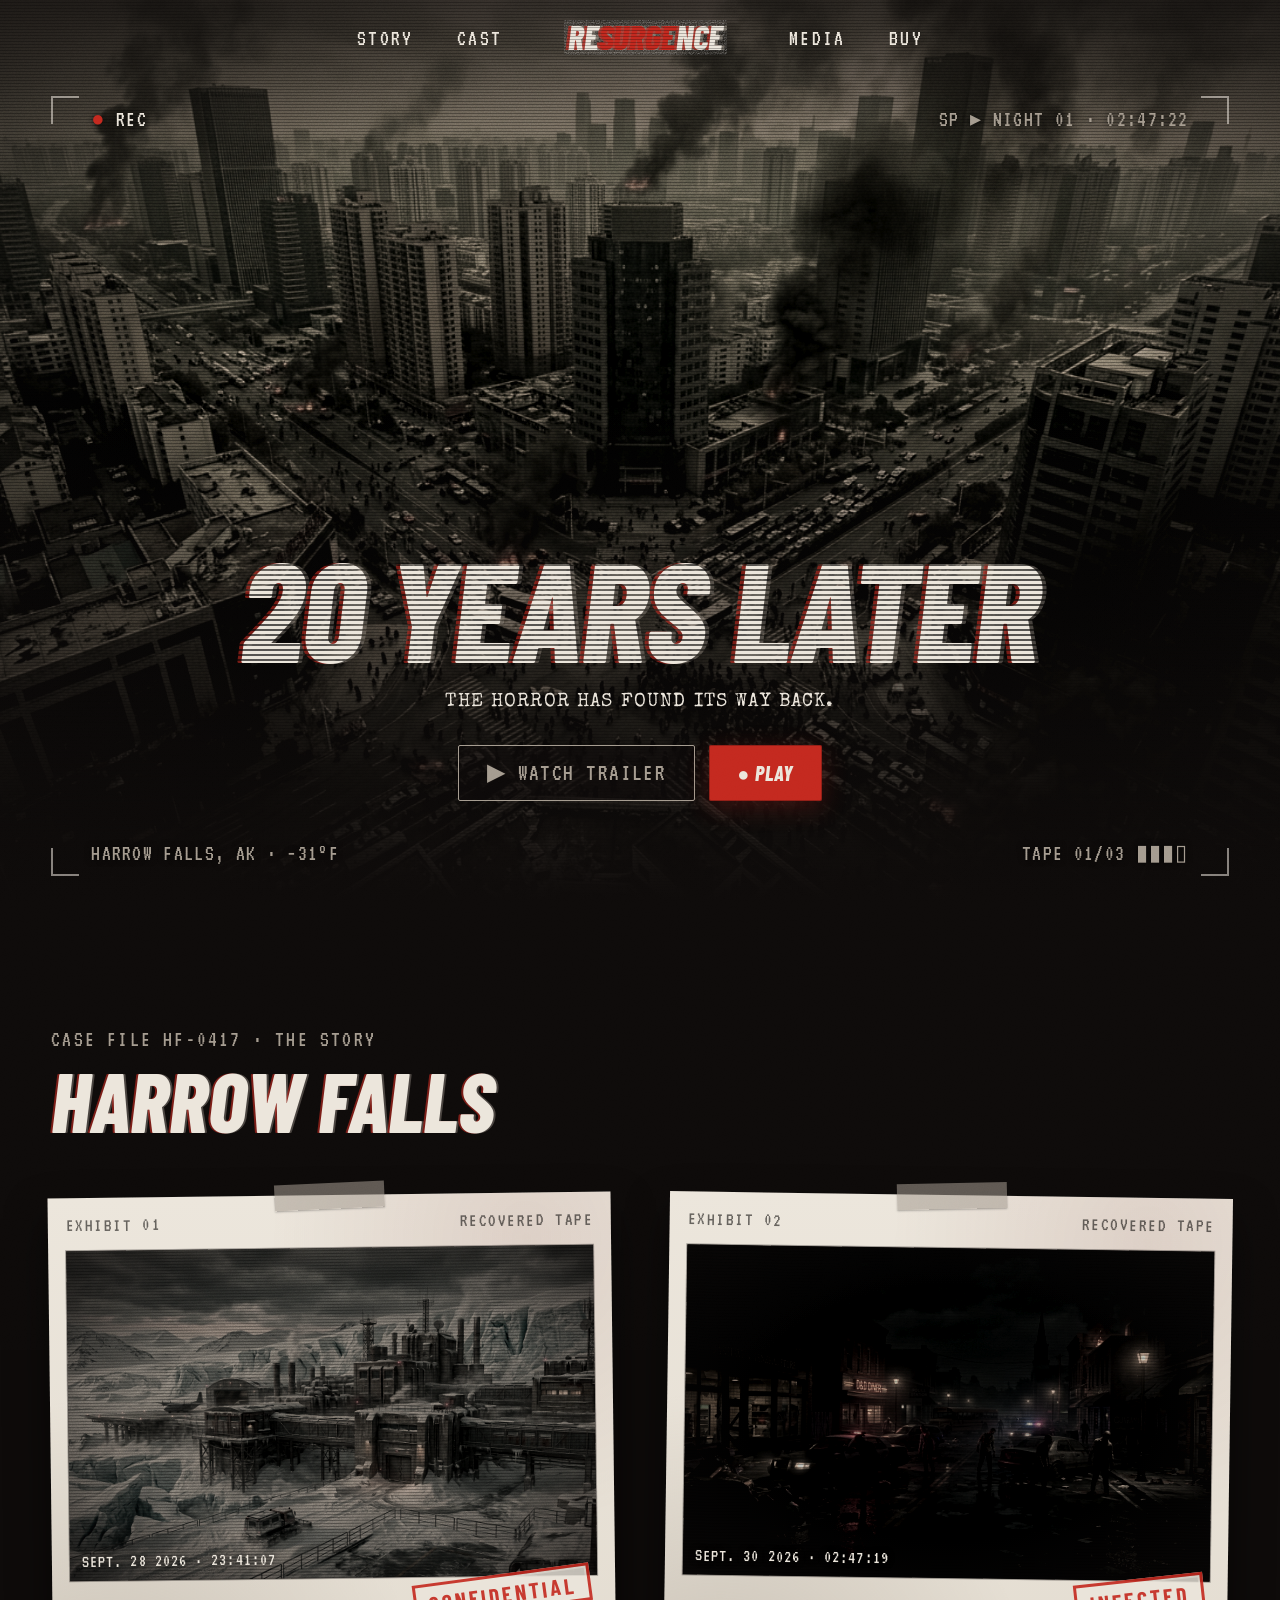
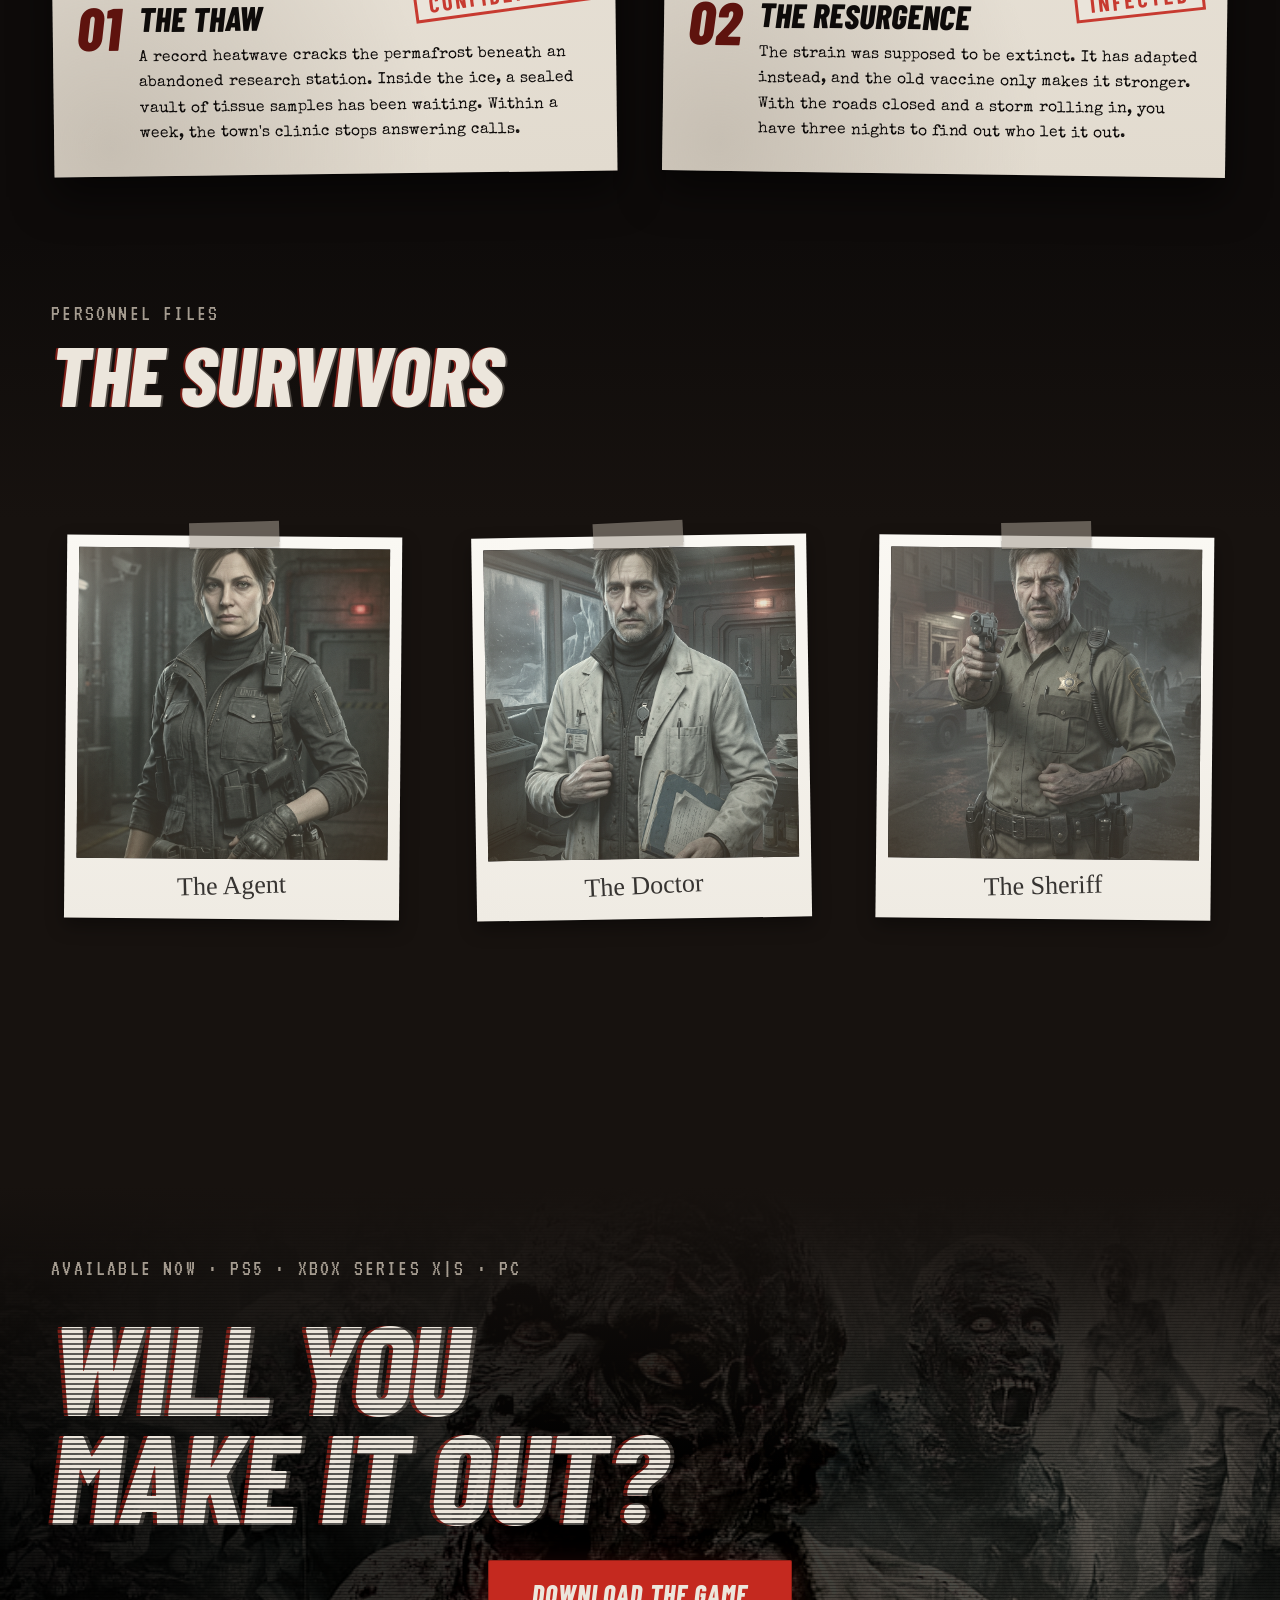
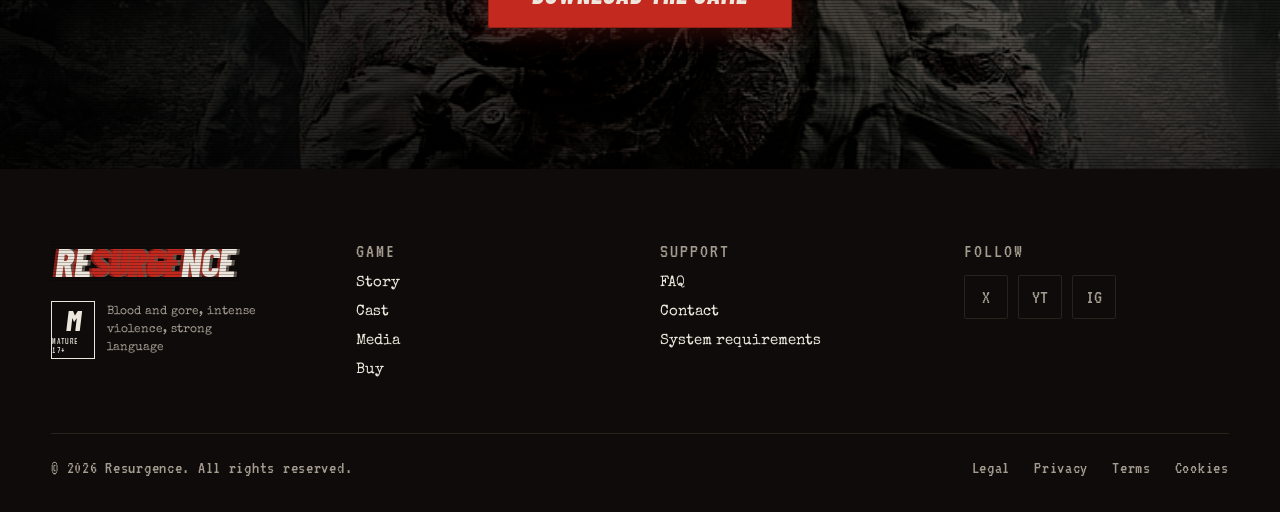
<file: index.html>
<!DOCTYPE html>
<html lang="en">
<head>
<meta charset="utf-8">
<meta name="viewport" content="width=device-width, initial-scale=1">
<title>Resurgence</title>
<link rel="preconnect" href="https://fonts.googleapis.com">
<link rel="preconnect" href="https://fonts.gstatic.com" crossorigin>
<link href="https://fonts.googleapis.com/css2?family=Barlow+Condensed:ital,wght@1,600;1,700;1,800&family=Permanent+Marker&family=Special+Elite&family=VT323&display=swap" rel="stylesheet">
<link rel="stylesheet" href="css/resurgence.css">
</head>
<body>

<header id="hdr">
  <nav class="nav-desk">
    <a href="#story">Story</a>
    <a href="#cast">Cast</a>
    <a href="#top" class="home" aria-label="Resurgence home"><span class="logo">RE<span>SURGE</span>NCE</span></a>
    <a href="#">Media</a>
    <a href="#play">Buy</a>
  </nav>
  <div class="nav-mob">
    <button class="burger" id="burger" aria-label="Menu" aria-expanded="false"><span></span><span></span><span></span></button>
    <a href="#top" aria-label="Resurgence home"><span class="logo">RE<span>SURGE</span>NCE</span></a>
  </div>
</header>

<div class="menu" id="menu">
  <a href="#story">Story</a>
  <a href="#cast">Cast</a>
  <a href="#">Media</a>
  <a href="#play">Buy</a>
</div>

<main id="top">
  <section class="hero" data-screen-label="Hero">
    <div class="slot" id="hero-video-poster"><video src="images/city_fall_loop.mp4" poster="images/city_fall.jpeg" autoplay muted loop playsinline aria-hidden="true"></video></div>
    <div class="shade"></div>
    <div class="viewfinder" aria-hidden="true">
      <i></i><i></i><i></i><i></i>
      <span class="hud vf-tl"><span class="rec">●</span> REC</span>
      <span class="hud vf-tr">SP ▸ <span id="timecode">NIGHT 01 · 02:47:19</span></span>
      <span class="hud vf-bl">HARROW FALLS, AK · −31°F</span>
      <span class="hud vf-br">TAPE 01/03 ▮▮▮▯</span>
    </div>
    <div class="hero-body">
      <h1 class="glitch crt" data-text="20 YEARS LATER">20 YEARS LATER</h1>
      <h2>THE HORROR HAS FOUND ITS WAY BACK.</h2>
      <div class="hero-ctas">
        <button class="btn btn-ghost" id="openTrailer">▶ WATCH TRAILER</button>
        <a href="#play" class="btn btn-red">● PLAY</a>
      </div>
    </div>
  </section>

  <section id="story" data-screen-label="Story">
    <div class="wrap">
      <div class="sec-head">
        <div>
          <span class="eyebrow">CASE FILE HF-0417 · THE STORY</span>
          <h2 class="h2">Harrow Falls</h2>
        </div>
      </div>
      <div class="story-grid">
        <article class="paper">
          <span class="tape"></span>
          <div class="case-head typed-label"><span>Exhibit 01</span><span>Recovered tape</span></div>
          <div class="shot">
            <div class="slot" id="story-01"><img src="images/research_centre.jpeg" alt="Abandoned research station in the ice"></div>
            <span class="hud hud-tag"> SEPT. 28 2026 · 23:41:07</span>
          </div>
          <div class="chapter">
            <span class="num">01</span>
            <div>
              <span class="stamp">Confidential</span>
              <h3>The Thaw</h3>
              <p>A record heatwave cracks the permafrost beneath an abandoned research station. Inside the ice, a sealed vault of tissue samples has been waiting. Within a week, the town's clinic stops answering calls.</p>
            </div>
          </div>
        </article>
        <article class="paper">
          <span class="tape"></span>
          <div class="case-head typed-label"><span>Exhibit 02</span><span>Recovered tape</span></div>
          <div class="shot">
            <div class="slot" id="story-02"><img src="images/town_fall.jpeg" alt="Harrow Falls at night after the outbreak"></div>
            <span class="hud hud-tag">SEPT. 30 2026 · 02:47:19</span>
          </div>
          <div class="chapter">
            <span class="num">02</span>
            <div>
              <span class="stamp">Infected</span>
              <h3>The Resurgence</h3>
              <p>The strain was supposed to be extinct. It has adapted instead, and the old vaccine only makes it stronger. With the roads closed and a storm rolling in, you have three nights to find out who let it out.</p>
            </div>
          </div>
        </article>
      </div>
    </div>
  </section>

  <section id="cast" class="cast" data-screen-label="Cast">
    <div class="wrap">
      <div class="sec-head">
        <div>
          <span class="eyebrow">PERSONNEL FILES</span>
          <h2 class="h2">The survivors</h2>
        </div>
      </div>
      <div class="cast-grid">
        <article class="paper file">
          <div class="file-top typed-label"><span>Survivor 01</span></div>
          <figure class="polaroid">
            <span class="tape"></span>
            <div class="photo"><div class="slot" id="cast-mara"><img src="images/mara_voss.jpeg" alt="Mara Voss"></div></div>
            <figcaption>The Agent</figcaption>
          </figure>
          <div class="file-body">
            <h3>Mara Voss</h3>
            <div class="file-row"><span class="typed-label">Status:</span><span>Deployed</span></div>
            <p>Former field agent for the unit that sealed the station twenty years ago. She came back to Harrow Falls to make sure it stayed closed.</p>
          </div>
        </article>
        <article class="paper file">
          <div class="file-top typed-label"><span>Survivor 02</span></div>
          <figure class="polaroid">
            <span class="tape"></span>
            <div class="photo"><div class="slot" id="cast-crane"><img src="images/elias_crane.jpeg" alt="Dr. Elias Crane"></div></div>
            <figcaption>The Doctor</figcaption>
          </figure>
          <div class="file-body">
            <h3>Dr. Elias Crane</h3>
            <div class="file-row"><span class="typed-label">Status:</span><span>Missing</span></div>
            <p>Designed the vaccine that ended the first outbreak. His lab notes stop the night the ice gave way.</p>
          </div>
        </article>
        <article class="paper file">
          <div class="file-top typed-label"><span>Survivor 03</span></div>
          <figure class="polaroid">
            <span class="tape"></span>
            <div class="photo"><div class="slot" id="cast-reyes"><img src="images/jonah_reyes.jpeg" alt="Jonah Reyes"></div></div>
            <figcaption>The Sheriff</figcaption>
          </figure>
          <div class="file-body">
            <h3>Jonah Reyes</h3>
            <div class="file-row"><span class="typed-label">Status:</span><span>Infected</span></div>
            <p>The only lawman left in town. He is still fighting it, and he knows the back roads better than anyone.</p>
          </div>
        </article>
      </div>
    </div>
  </section>

  <section id="play" class="cta" data-screen-label="Play CTA">
    <div class="slot" id="cta-bg"><img src="images/zombies.jpg" alt=""></div>
    <div class="tint"></div>
    <div class="cta-body">
      <span class="eyebrow">AVAILABLE NOW · PS5 · XBOX SERIES X|S · PC</span>
      <h2 class="glitch crt" data-text="Will you&#10;make it out?">Will you<br>make it out?</h2>
      <a href="#" class="btn btn-red btn-lg">DOWNLOAD THE GAME</a>
    </div>
  </section>
</main>

<footer data-screen-label="Footer">
  <div class="foot-grid">
    <div class="foot-brand">
      <span class="logo">RE<span>SURGE</span>NCE</span>
      <div class="rating">
        <div class="rating-box"><b>M</b><small>MATURE 17+</small></div>
        <span>Blood and gore, intense violence, strong language</span>
      </div>
    </div>
    <div>
      <span class="foot-label">GAME</span>
      <a href="#story">Story</a><a href="#cast">Cast</a><a href="#">Media</a><a href="#play">Buy</a>
    </div>
    <div>
      <span class="foot-label">SUPPORT</span>
      <a href="#">FAQ</a><a href="#">Contact</a><a href="#">System requirements</a>
    </div>
    <div>
      <span class="foot-label">FOLLOW</span>
      <div class="socials">
        <a href="#" aria-label="X">X</a>
        <a href="#" aria-label="YouTube">YT</a>
        <a href="#" aria-label="Instagram">IG</a>
      </div>
    </div>
  </div>
  <div class="legal">
    <span>© 2026 Resurgence. All rights reserved.</span>
    <div><a href="#">Legal</a><a href="#">Privacy</a><a href="#">Terms</a><a href="#">Cookies</a></div>
  </div>
</footer>

<div class="modal" id="trailer" role="dialog" aria-modal="true" aria-label="Official trailer">
  <div class="modal-inner">
    <div class="modal-bar">
      <span class="hud"><span class="rec">●</span> PLAY · OFFICIAL TRAILER · 2:14</span>
      <button class="modal-close" id="closeTrailer" aria-label="Close">✕</button>
    </div>
    <div class="video"><div class="slot" id="trailer-poster">Trailer video embed</div></div>
  </div>
</div>

<script src="js/resurgence.js"></script>
</body>
</html>
</file>
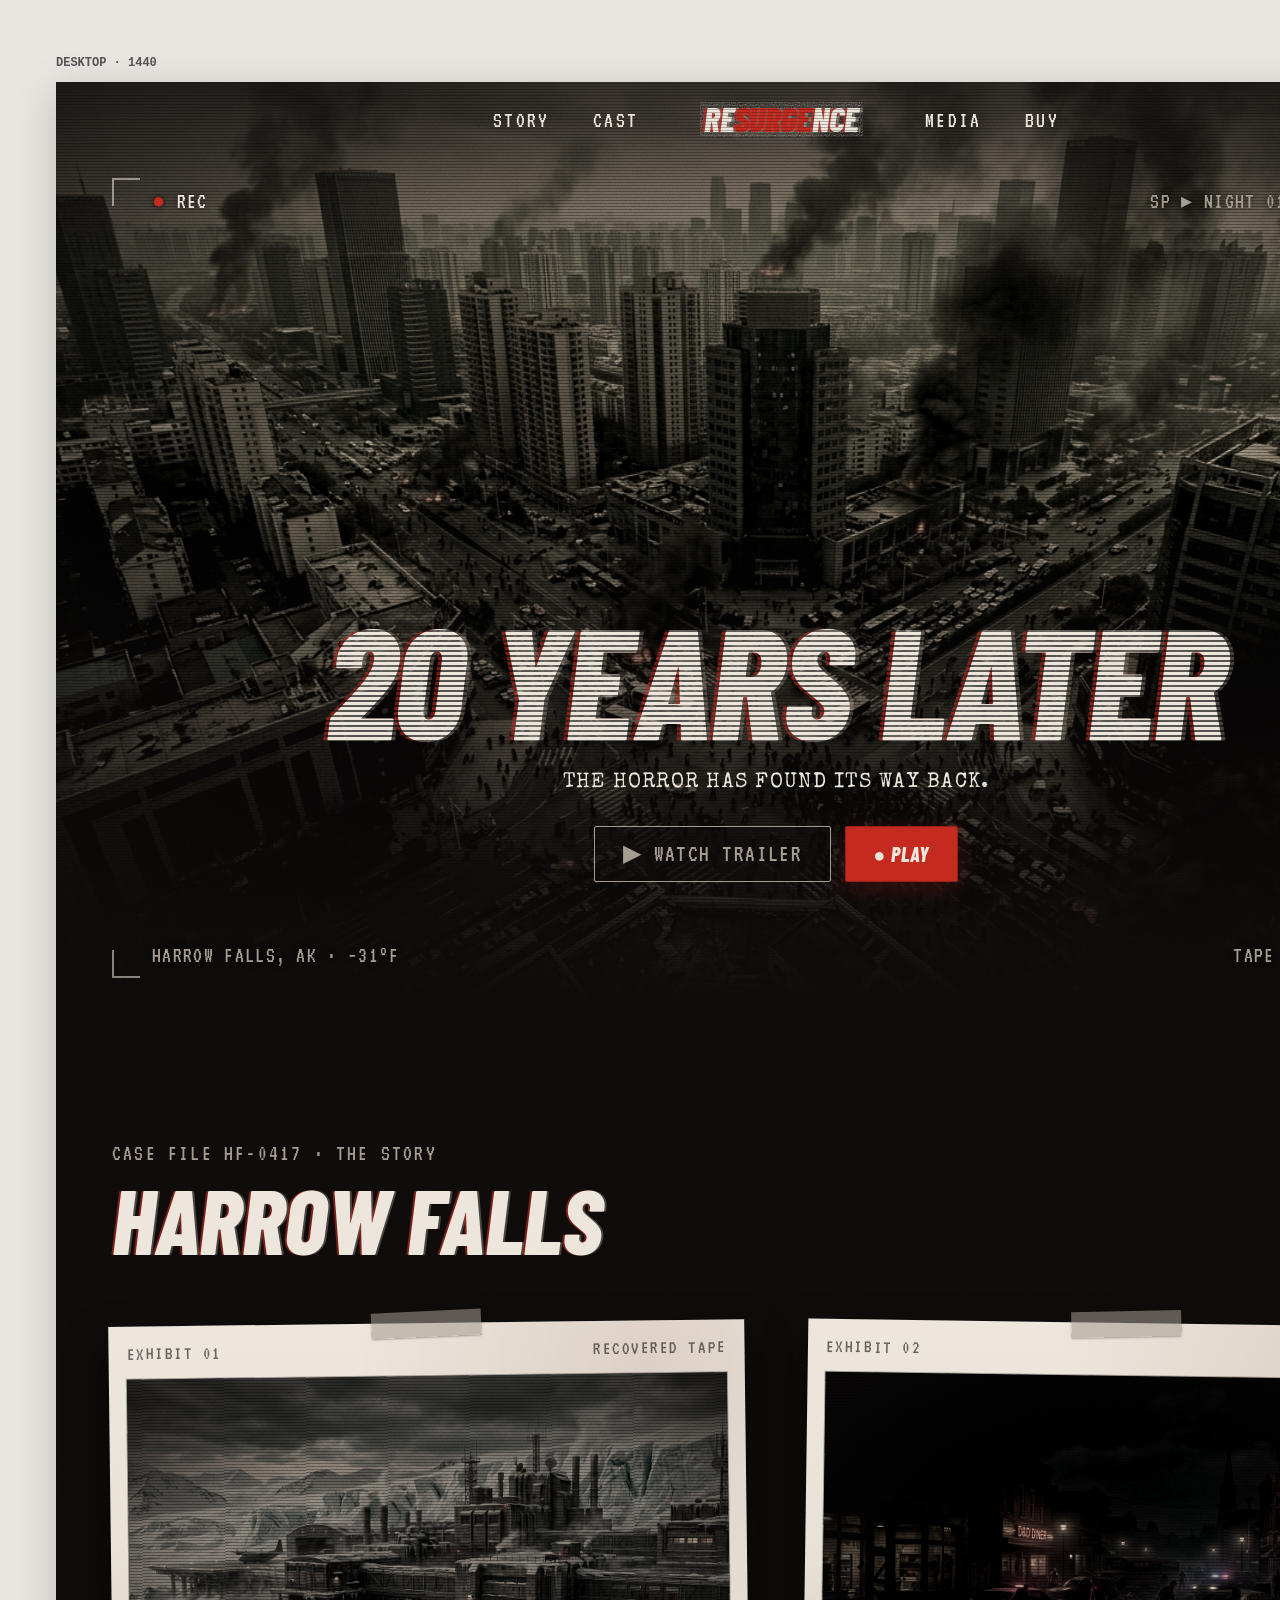
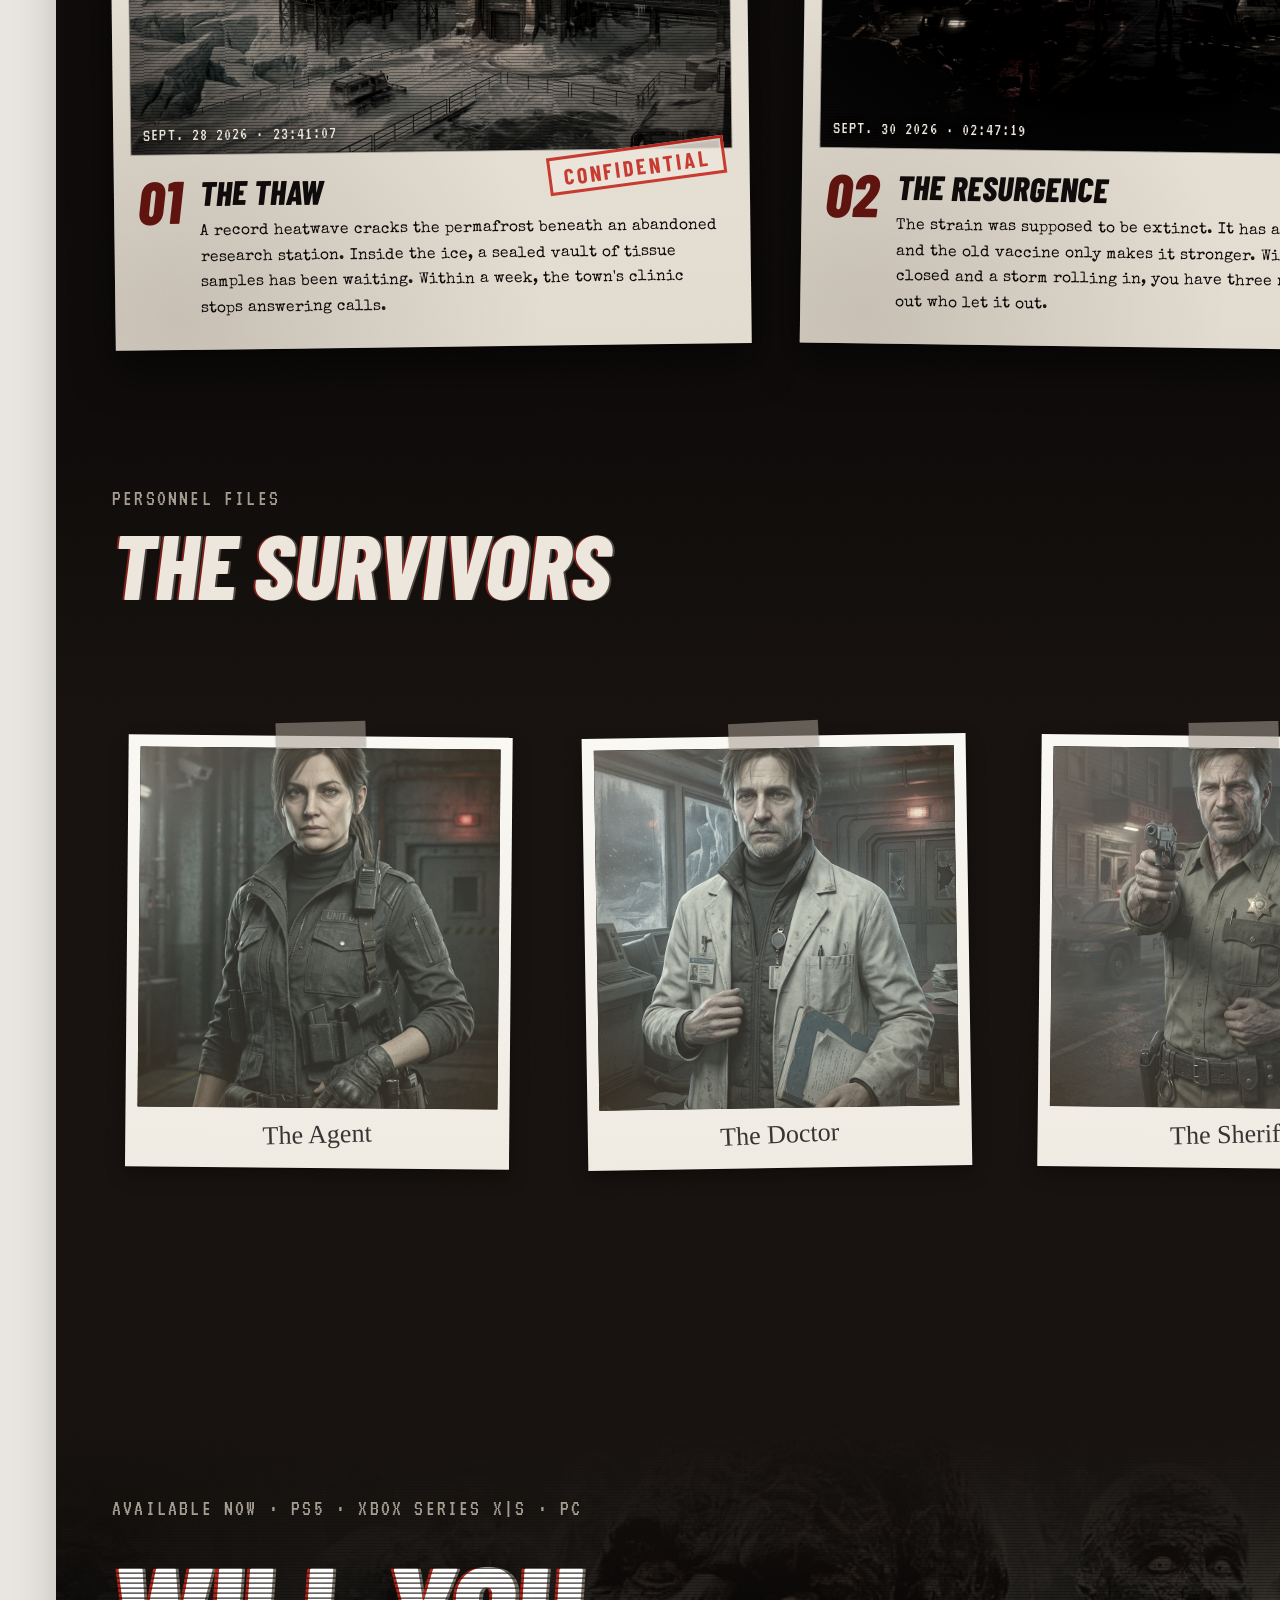
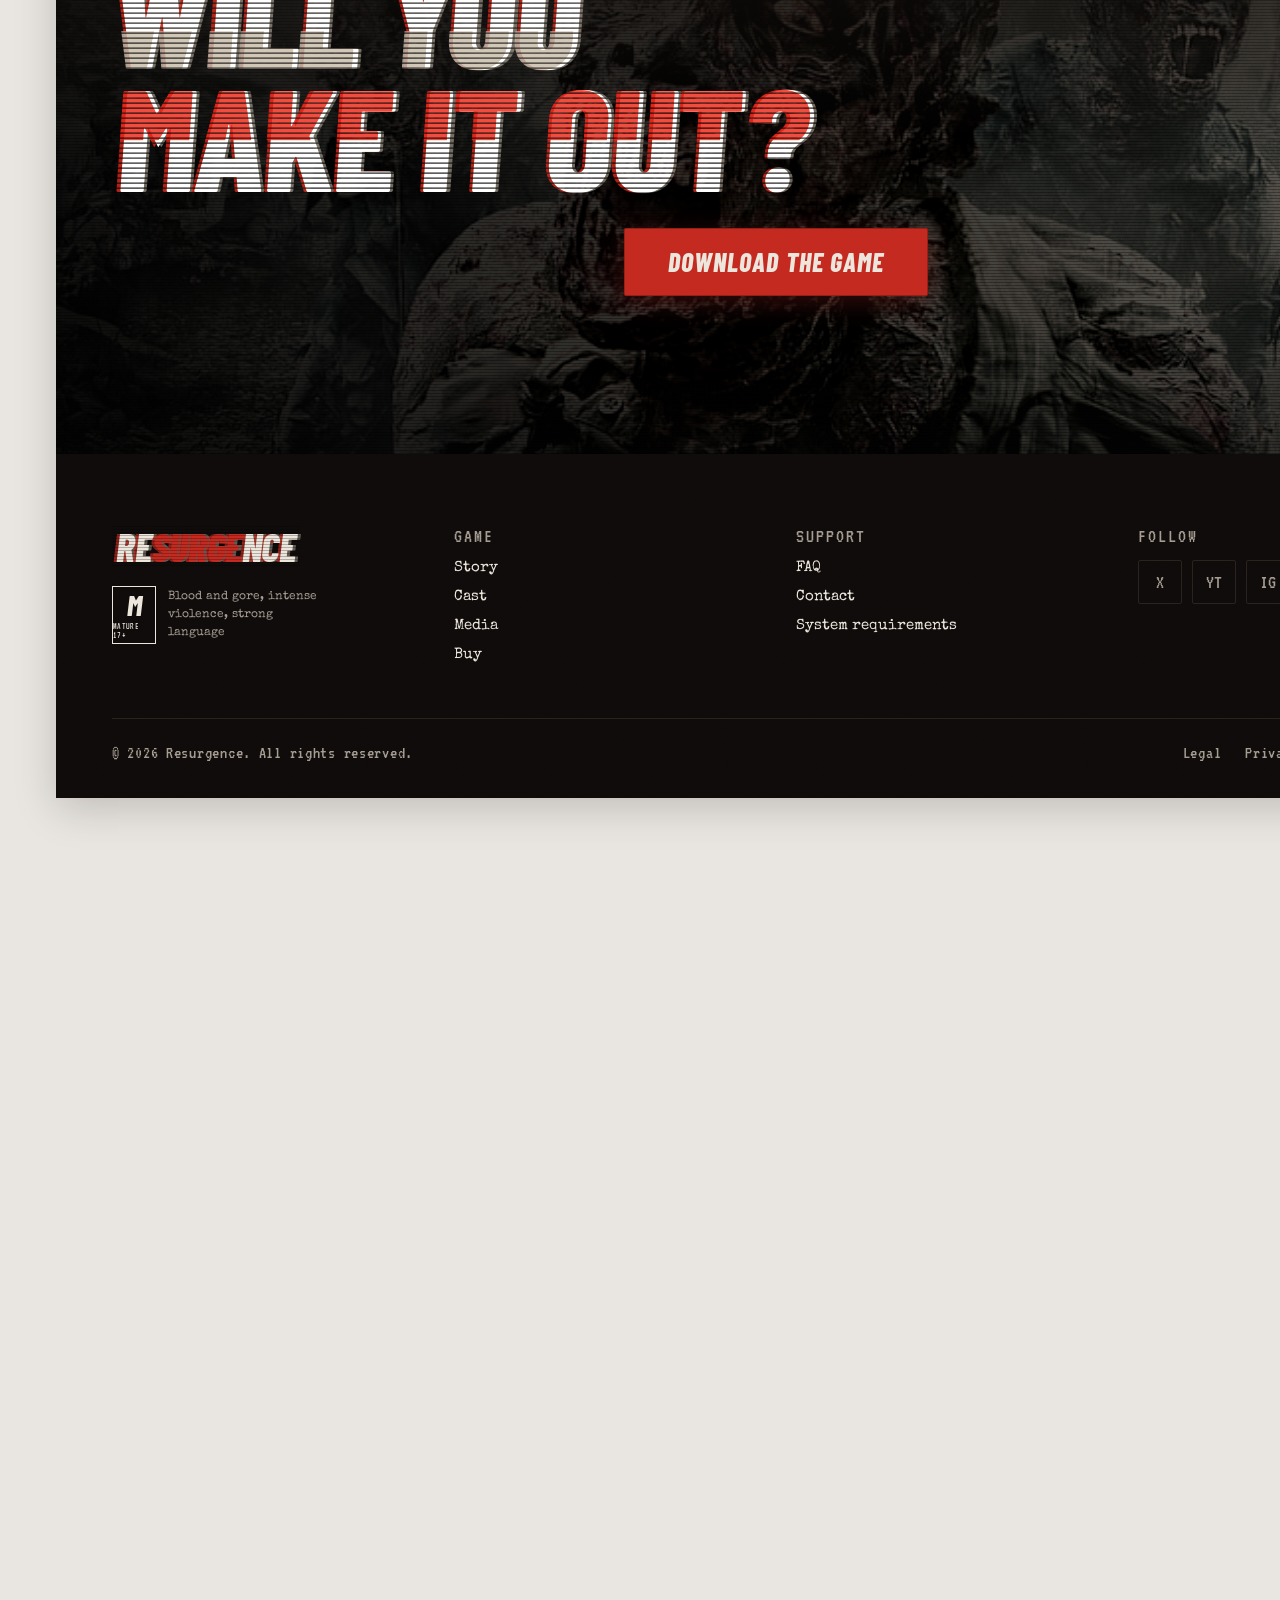
<file: showcase.html>
<!DOCTYPE html>
<html lang="en">
<head>
<meta charset="utf-8">
<meta name="viewport" content="width=device-width, initial-scale=1">
<title>Resurgence Showcase</title>
<style>
  body { margin: 0; background: #e9e6e1; font-family: system-ui, sans-serif; }
  .canvas { display: flex; gap: 64px; align-items: flex-start; padding: 56px; width: max-content; }
  .frame { display: flex; flex-direction: column; gap: 12px; }
  .label { font: 600 12px ui-monospace, monospace; color: #555; }
  iframe { border: 0; background: #0e0b0a; box-shadow: 0 10px 40px rgba(0,0,0,.18); }
  #desk { width: 1440px; height: 4400px; }
  #mob { width: 390px; height: 6800px; }
</style>
</head>
<body>
<div class="canvas">
  <div class="frame">
    <div class="label">DESKTOP · 1440</div>
    <iframe id="desk" src="resurgence.html" title="Desktop"></iframe>
  </div>
  <div class="frame">
    <div class="label">MOBILE · 390</div>
    <iframe id="mob" src="resurgence.html" title="Mobile"></iframe>
  </div>
</div>
<script>
  // Grow each frame to the full height of the page it shows (ends at the footer).
  const frames = [document.getElementById('desk'), document.getElementById('mob')];
  function fitAll() {
    frames.forEach(f => {
      try {
        const d = f.contentDocument; if (!d) return;
        const foot = d.querySelector('footer'); if (!foot) return;
        const h = foot.getBoundingClientRect().bottom + d.defaultView.scrollY;
        if (h > 400 && Math.abs(f.offsetHeight - h) > 4) f.style.height = Math.ceil(h) + 'px';
      } catch (e) {}
    });
  }
  frames.forEach(f => f.addEventListener('load', () => setTimeout(fitAll, 600)));
  setInterval(fitAll, 1500);
</script>
</body>
</html>
</file>
<file: css/resurgence.css>
:root {
  /* Dried Blood palette */
  --char: #0E0B0A;      /* base background */
  --red: #C4291F;       /* action, infection, REC, stamps */
  --blood: #5E130E;     /* deep fields, CTA backgrounds */
  --bone: #ECE6DC;      /* headlines, logo, case-file paper */
  --ash: #A59C90;       /* secondary text, HUD, labels */
  --panel: #17120F;
  --line: #2A221D;

  --gutter: clamp(20px, 4vw, 56px);
  --display: 'Barlow Condensed', 'Arial Narrow', sans-serif;
  --type: 'Special Elite', 'Courier New', monospace;
  --hud: 'VT323', ui-monospace, monospace;

  --scan: repeating-linear-gradient(0deg, rgba(0,0,0,.32) 0 1px, transparent 1px 3px);
  --grain: url("data:image/svg+xml,%3Csvg xmlns='http://www.w3.org/2000/svg' width='180' height='180'%3E%3Cfilter id='n'%3E%3CfeTurbulence type='fractalNoise' baseFrequency='.85' numOctaves='3' stitchTiles='stitch'/%3E%3CfeColorMatrix values='0 0 0 0 1 0 0 0 0 1 0 0 0 0 1 .7 0 0 0 -.2'/%3E%3C/filter%3E%3Crect width='100%25' height='100%25' filter='url(%23n)'/%3E%3C/svg%3E");
  --chroma: -2px 0 rgba(196,41,31,.6), 2px 0 rgba(165,156,144,.4);
  --paper: radial-gradient(ellipse at 85% 8%, rgba(94,19,14,.10), transparent 38%),
    radial-gradient(ellipse at 10% 95%, rgba(165,156,144,.45), transparent 45%),
    linear-gradient(180deg, var(--bone), #e2dbcf);
  --paper-shadow: 0 20px 40px rgba(0,0,0,.55), 0 2px 0 rgba(0,0,0,.2);
}
* { box-sizing: border-box; }
html { scroll-behavior: smooth; }
body { margin: 0; background: var(--char); color: var(--bone); font-family: var(--type); -webkit-font-smoothing: antialiased; }
a { color: var(--bone); text-decoration: none; }
a:hover { color: var(--red); }
button { font: inherit; }

/* Film grain over the whole page */
body::after { content: ''; position: fixed; inset: -50%; z-index: 100; pointer-events: none;
  background-image: var(--grain); opacity: .07; mix-blend-mode: overlay; animation: grain .9s steps(4) infinite; }
@keyframes grain {
  0% { transform: translate(0, 0); } 25% { transform: translate(-3%, 2%); }
  50% { transform: translate(2%, -3%); } 75% { transform: translate(-2%, -1%); } 100% { transform: translate(0, 0); }
}
@keyframes rec { 0%, 55% { opacity: 1; } 56%, 100% { opacity: .15; } }

/* Logo: Barlow italic, RE/NCE bone, SURGE red, chromatic split + scanlines */
.logo { position: relative; display: inline-block; font: italic 800 34px/0.9 var(--display); text-transform: uppercase;
  letter-spacing: -.005em; color: var(--bone); text-shadow: -3px 0 rgba(196,41,31,.7), 3px 0 rgba(165,156,144,.55); padding: 2px 4px; }
.logo span { color: var(--red); }
.logo::after { content: ''; position: absolute; inset: 0; pointer-events: none; background: var(--scan), var(--grain); opacity: .8; mix-blend-mode: multiply; }

/* Image surfaces: blood-cast camcorder stills with scanlines + grain */
.slot { position: absolute; inset: 0; overflow: hidden; display: flex; align-items: center; justify-content: center;
  padding: 16px; text-align: center; color: var(--ash); font: 22px/1.2 var(--hud); letter-spacing: .04em; background: #140f0d; }
.slot img, .slot video { position: absolute; inset: 0; width: 100%; height: 100%; object-fit: cover;
  filter: grayscale(.55) sepia(.4) hue-rotate(-18deg) saturate(1.15) brightness(.72) contrast(1.15); }
.slot::before { content: ''; position: absolute; inset: 0; z-index: 1; pointer-events: none; background-image: var(--grain); opacity: .35; mix-blend-mode: overlay; }
.slot::after { content: ''; position: absolute; inset: 0; z-index: 2; pointer-events: none;
  background: var(--scan), radial-gradient(ellipse at center, transparent 55%, rgba(14,11,10,.6) 100%); }

/* Camcorder HUD readouts */
.hud { font: 22px/1 var(--hud); letter-spacing: .06em; color: var(--ash); text-transform: uppercase; text-shadow: 0 0 6px rgba(0,0,0,.8); }
.rec { color: var(--red); animation: rec 1.4s steps(1) infinite; }
.hud-tag { position: absolute; z-index: 3; left: 12px; bottom: 10px; font-size: 18px; }

/* Header */
header { position: fixed; top: 0; left: 0; right: 0; z-index: 20; display: flex; align-items: center;
  padding: 0 var(--gutter); height: 76px; transition: background .3s, border-color .3s;
  background: rgba(14,11,10,0); border-bottom: 1px solid transparent; }
header.solid { background: rgba(14,11,10,.94); border-bottom-color: var(--line); }
.nav-desk { flex: 1; display: flex; align-items: center; justify-content: center; gap: 44px;
  font: 22px/1 var(--hud); letter-spacing: .1em; text-transform: uppercase; }
.nav-desk > a { padding: 8px 0; }
.nav-desk .home { display: flex; flex-direction: column; align-items: center; padding: 0 18px; }
.nav-desk-play { position: absolute; right: var(--gutter); }
.nav-mob { flex: 1; display: none; align-items: center; justify-content: space-between; }
.nav-mob .logo { font-size: 28px; }
.burger { background: none; border: 0; padding: 10px 0; display: flex; flex-direction: column; gap: 5px; cursor: pointer; width: 44px; height: 44px; justify-content: center; }
.burger span { display: block; width: 22px; height: 2px; background: var(--bone); }
.burger span:last-child { width: 14px; }
.menu { position: fixed; top: 76px; left: 0; right: 0; bottom: 0; z-index: 19; background: var(--char);
  padding: 32px 24px; display: none; flex-direction: column; gap: 4px; }
.menu.open { display: flex; }
.menu a { font: italic 800 48px/1.15 var(--display); text-transform: uppercase; border-bottom: 1px solid var(--line); padding: 10px 0; }

@media (max-width: 819px) {
  .nav-desk, .nav-desk-play { display: none; }
  .nav-mob { display: flex; }
}
@media (min-width: 820px) { .menu.open { display: none; } }

/* Buttons */
.btn { display: inline-flex; align-items: center; justify-content: center; gap: 10px; height: 56px; padding: 0 28px;
  border-radius: 2px; cursor: pointer; transition: background .2s, border-color .2s, color .2s, filter .2s; white-space: nowrap; }
.btn-red { background: var(--red); color: var(--bone); border: 0; font: italic 800 20px/1 var(--display); letter-spacing: .04em;
  text-transform: uppercase; box-shadow: inset 0 0 0 1px rgba(0,0,0,.25), 0 6px 24px rgba(196,41,31,.25); }
.btn-red:hover { color: var(--bone); filter: brightness(1.12); }
.btn-ghost { background: rgba(14,11,10,.5); border: 1px solid var(--ash); color: var(--ash); font: 24px/1 var(--hud); letter-spacing: .06em; }
.btn-ghost:hover { border-color: var(--bone); color: var(--bone); }
.btn-sm { height: 42px; padding: 0 16px; font-size: 17px; box-shadow: inset 0 0 0 1px rgba(0,0,0,.25); }
.btn-lg { height: 68px; padding: 0 44px; font-size: 26px; }

/* Shared */
.eyebrow { font: 22px/1 var(--hud); letter-spacing: .1em; color: var(--ash); text-transform: uppercase; }
.h2 { margin: 0; font: italic 800 clamp(48px, 6.5vw, 92px)/0.88 var(--display); text-transform: uppercase; letter-spacing: -.005em; text-shadow: var(--chroma); }
.wrap { max-width: 1440px; margin: 0 auto; padding: clamp(80px, 10vw, 140px) var(--gutter);
  display: flex; flex-direction: column; gap: clamp(40px, 4.5vw, 64px); }
.sec-head { display: flex; flex-wrap: wrap; justify-content: space-between; align-items: flex-end; gap: 20px; }
.sec-head > div { display: flex; flex-direction: column; gap: 14px; }
section { scroll-margin-top: 76px; }

/* Hero */
.hero { position: relative; min-height: clamp(640px, 100vh, 920px); display: flex; align-items: flex-end; justify-content: center; overflow: hidden; background: #140f0d; }
.hero .shade { position: absolute; inset: 0; z-index: 3; pointer-events: none;
  background: linear-gradient(180deg, rgba(14,11,10,.7) 0%, rgba(14,11,10,0) 22%, rgba(14,11,10,0) 45%, var(--char) 100%); }
.viewfinder { position: absolute; inset: 96px var(--gutter) 24px; z-index: 4; pointer-events: none; }
.viewfinder > i { position: absolute; width: 28px; height: 28px; border: 0 solid rgba(236,230,220,.55); }
.viewfinder > i:nth-child(1) { top: 0; left: 0; border-top-width: 2px; border-left-width: 2px; }
.viewfinder > i:nth-child(2) { top: 0; right: 0; border-top-width: 2px; border-right-width: 2px; }
.viewfinder > i:nth-child(3) { bottom: 0; left: 0; border-bottom-width: 2px; border-left-width: 2px; }
.viewfinder > i:nth-child(4) { bottom: 0; right: 0; border-bottom-width: 2px; border-right-width: 2px; }
.viewfinder .hud { position: absolute; }
.vf-tl { top: 12px; left: 40px; color: var(--bone); }
.vf-tr { top: 12px; right: 40px; }
.vf-bl { bottom: 12px; left: 40px; }
.vf-br { bottom: 12px; right: 40px; }
.hero-body { position: relative; z-index: 5; display: flex; flex-direction: column; align-items: center; text-align: center; gap: 22px; padding: 0 20px clamp(80px, 11vh, 120px); }
.hero h1 { padding: .12em .25em; margin: -.12em -.25em; font: italic 800 clamp(60px, 11vw, 184px)/0.85 var(--display); letter-spacing: -.01em; color: var(--bone);
  text-transform: uppercase; text-shadow: -4px 0 rgba(196,41,31,.6), 4px 0 rgba(165,156,144,.4); }
/* CRT scanlines through a headline: a striped mask lets the background show between lines, plus a slow rolling refresh band.
   Pair with padding cancelled by negative margin (see .hero h1, .cta h2) so the mask doesn't clip the italic overhang, chroma fringe and glitch slices. */
.crt {
  -webkit-mask-image: repeating-linear-gradient(180deg, #000 0 3px, rgba(0,0,0,.35) 3px 5px), linear-gradient(180deg, transparent 42%, #000 50%, transparent 58%);
          mask-image: repeating-linear-gradient(180deg, #000 0 3px, rgba(0,0,0,.35) 3px 5px), linear-gradient(180deg, transparent 42%, #000 50%, transparent 58%);
  -webkit-mask-size: 100% 5px, 100% 300%; mask-size: 100% 5px, 100% 300%;
  animation: crt 6s linear infinite; }
@keyframes crt {
  from { -webkit-mask-position: 0 0, 0 100%; mask-position: 0 0, 0 100%; }
  to   { -webkit-mask-position: 0 20px, 0 0;  mask-position: 0 20px, 0 0; }
}
/* Camcorder tape glitch on the hero and CTA headlines: JS toggles .is-glitching and randomises the slice vars */
.glitch { position: relative; }
.glitch::before, .glitch::after { content: attr(data-text); white-space: pre-line; position: absolute; inset: 0; padding: inherit; pointer-events: none; opacity: 0; text-shadow: none; }
.glitch::before { color: var(--red); clip-path: inset(var(--a-top, 0) 0 var(--a-bot, 100%) 0); transform: translateX(var(--a-dx, 0)); }
.glitch::after { color: var(--ash); clip-path: inset(var(--b-top, 0) 0 var(--b-bot, 100%) 0); transform: translateX(var(--b-dx, 0)); }
.glitch.is-glitching { transform: translateX(var(--dx, 0)) skewX(var(--skew, 0)); filter: brightness(1.15) contrast(1.1);
  text-shadow: calc(var(--split, 4px) * -1) 0 rgba(196,41,31,.75), var(--split, 4px) 0 rgba(165,156,144,.55); }
.glitch.is-glitching::before, .glitch.is-glitching::after { opacity: .85; }
.hero h2 { margin: 0; max-width: 620px; font: clamp(16px, 1.5vw, 21px)/1.45 var(--type); letter-spacing: .06em; color: var(--bone); text-wrap: balance; }
.hero-ctas { display: flex; flex-wrap: wrap; justify-content: center; gap: 14px; margin-top: 6px; }
@media (max-width: 819px) { .vf-bl, .vf-br { display: none; } .vf-tr { font-size: 18px; } }

/* Paper case files */
.paper { position: relative; color: var(--char); background: var(--paper); box-shadow: var(--paper-shadow); transition: transform .3s; }
.paper::after { content: ''; position: absolute; inset: 0; pointer-events: none; background-image: var(--grain); opacity: .22; mix-blend-mode: multiply; }
.paper:hover { transform: rotate(0deg) translateY(-4px); }
.tape { position: absolute; top: -12px; left: 50%; width: 110px; height: 26px; z-index: 4; transform: translateX(-50%) rotate(-2deg);
  background: rgba(165,156,144,.55); box-shadow: 0 1px 2px rgba(0,0,0,.25); }
.typed-label { font: 19px/1 var(--hud); letter-spacing: .08em; color: rgba(14,11,10,.6); text-transform: uppercase; }
.stamp { position: absolute; z-index: 5; display: inline-block; padding: 6px 12px 4px; border: 3px solid var(--red); color: var(--red);
  font: 700 22px/1 var(--display); letter-spacing: .14em; text-transform: uppercase; background: rgba(236,230,220,.9);
  box-shadow: inset 0 0 0 2px rgba(236,230,220,.9); opacity: .9; }

/* Story */
.story-lede { margin: 0; max-width: 400px; color: var(--ash); line-height: 1.65; font-size: 15px; }
.story-grid { display: grid; grid-template-columns: repeat(auto-fit, minmax(min(100%, 420px), 1fr)); gap: clamp(36px, 4vw, 56px); }
.story-grid .paper { display: flex; flex-direction: column; gap: 16px; padding: 18px 18px 28px; }
.story-grid .paper:nth-child(1) { transform: rotate(-.7deg); }
.story-grid .paper:nth-child(2) { transform: rotate(.8deg); }
.story-grid .paper:hover { transform: rotate(0) translateY(-4px); }
.case-head { display: flex; justify-content: space-between; gap: 12px; }
.shot { position: relative; aspect-ratio: 16/10; box-shadow: 0 0 0 1px rgba(14,11,10,.35); }
.shot .hud-tag { color: var(--bone); }
.chapter { position: relative; display: grid; grid-template-columns: auto 1fr; gap: 18px; align-items: start; padding: 6px 6px 0; }
.chapter .num { font: italic 800 60px/0.8 var(--display); color: var(--blood); }
.chapter > div { display: flow-root; }
.chapter h3 { margin: 0 0 10px; font: italic 800 34px/1 var(--display); text-transform: uppercase; }
.chapter p { margin: 0; line-height: 1.65; font-size: 15.5px; text-wrap: pretty; }
/* Floated beside the heading so the title wraps around the stamp instead of running under it */
.story-grid .stamp { position: relative; float: right; margin: -24px 0 16px 14px; transform: rotate(-7deg); }
@media (max-width: 480px) { .story-grid .stamp { font-size: 16px; letter-spacing: .1em; padding: 5px 9px 3px; margin: -20px 0 12px 10px; } }

/* Cast */
/* Fades in from the Story section's background so the two read as one continuous case file */
.cast { background: linear-gradient(180deg, var(--char) 0, var(--panel) clamp(180px, 22vw, 320px)); }
#story .wrap { padding-bottom: clamp(40px, 5vw, 70px); }
.cast .wrap { padding-top: clamp(40px, 5vw, 70px); padding-bottom: clamp(40px, 5vw, 70px); }
.link-all { display: flex; align-items: center; gap: 10px; font: 22px/1 var(--hud); letter-spacing: .08em; color: var(--ash); border-bottom: 1px solid var(--ash); padding: 8px 0; }
.link-all:hover { color: var(--bone); border-color: var(--bone); }
.cast-grid { display: grid; grid-template-columns: repeat(auto-fit, minmax(min(100%, 300px), 1fr)); gap: clamp(28px, 3vw, 40px); padding-top: 8px; }
.file { display: flex; flex-direction: column; gap: 14px; padding: 16px 16px 24px; }
.file:nth-child(1) { transform: rotate(-1.1deg); }
.file:nth-child(2) { transform: rotate(.9deg); }
.file:nth-child(3) { transform: rotate(-.5deg); }
.file-top { display: flex; justify-content: space-between; padding-bottom: 10px; border-bottom: 1px dashed rgba(14,11,10,.35); }
/* Instant-film snapshot taped to each file: white frame with the deep bottom strip, square print, handwritten caption */
.polaroid { position: relative; margin: 0; padding: 12px 12px 0; background: linear-gradient(180deg, #faf8f3, #efebe3);
  box-shadow: 0 8px 18px rgba(0,0,0,.35), 0 1px 2px rgba(0,0,0,.3); transform: rotate(1.6deg); }
.file:nth-child(2) .polaroid { transform: rotate(-1.8deg); }
.file:nth-child(3) .polaroid { transform: rotate(1.1deg); }
.polaroid .tape { top: -14px; width: 90px; }
.polaroid .photo { position: relative; aspect-ratio: 1; box-shadow: inset 0 0 0 1px rgba(14,11,10,.2); }
/* Faded film instead of the camcorder grade: warm cast, lifted blacks, soft corner falloff and a glossy sheen, no scanlines */
.polaroid .slot img { filter: sepia(.3) saturate(.85) contrast(.88) brightness(1.06); }
.polaroid .slot::before { opacity: .18; }
.polaroid .slot::after { background:
  linear-gradient(125deg, rgba(255,255,255,.22) 0%, transparent 35%),
  radial-gradient(ellipse at center, transparent 55%, rgba(70,45,20,.35) 100%),
  rgba(255,232,196,.12); }
.polaroid figcaption { padding: 14px 6px 20px; text-align: center; font: 26px/1 'Permanent Marker', 'Comic Sans MS', cursive;
  color: rgba(14,11,10,.82); transform: rotate(-2deg); }
.file .stamp { right: 12px; bottom: -18px; transform: rotate(-9deg); font-size: 26px; }
.file-body { display: flex; flex-direction: column; gap: 10px; padding: 4px 4px 0; }
.file-body h3 { margin: 0; font: 400 28px/1.05 var(--type); text-transform: uppercase; letter-spacing: .02em; }
.file-row { display: flex; gap: 8px; align-items: baseline; flex-wrap: wrap; font-size: 14px; }
.file-body p { margin: 0; line-height: 1.6; font-size: 14.5px; text-wrap: pretty; }

/* Play CTA */
.cta { position: relative; overflow: hidden; background: var(--blood); }
/* Fades the photo in from the Cast panel so the two sections share one edge */
.cta::before { content: ''; position: absolute; inset: 0 0 auto; height: clamp(180px, 22vw, 320px); z-index: 4; pointer-events: none;
  background: linear-gradient(180deg, var(--panel) 0, transparent 100%); }
.cta .tint { position: absolute; inset: 0; z-index: 3; pointer-events: none; background: linear-gradient(100deg, rgba(0,0,0,.88) 0%, rgba(0,0,0,.75) 45%, rgba(0,0,0,.5) 100%); }
.cta-rec { position: absolute; z-index: 4; top: 24px; left: var(--gutter); }
.cta-body { position: relative; z-index: 4; max-width: 1440px; margin: 0 auto; padding: clamp(50px, 5.5vw, 80px) var(--gutter) clamp(100px, 11vw, 160px); display: flex; flex-direction: column; gap: 32px; }
.cta h2 { padding: .12em .25em; margin: -.12em -.25em; font: italic 800 clamp(64px, 10vw, 168px)/0.85 var(--display); text-transform: uppercase; color: var(--bone);
  letter-spacing: -.01em; text-shadow: -4px 0 rgba(196,41,31,.6), 4px 0 rgba(165,156,144,.4); }
.cta .btn { align-self: center; }

/* Footer */
footer { max-width: 1440px; margin: 0 auto; padding: 72px var(--gutter) 32px; display: flex; flex-direction: column; gap: 56px; }
.foot-grid { display: grid; grid-template-columns: repeat(auto-fit, minmax(160px, 1fr)); gap: 40px; }
.foot-grid > div { display: flex; flex-direction: column; gap: 14px; font-size: 15px; }
.foot-brand { gap: 20px !important; }
.foot-brand .logo { font-size: 40px; align-self: flex-start; }
.rating { display: flex; align-items: center; gap: 12px; }
.rating-box { width: 44px; height: 58px; border: 1px solid var(--bone); display: flex; flex-direction: column; align-items: center; justify-content: center; gap: 3px; }
.rating-box b { font: italic 800 28px/1 var(--display); }
.rating-box small { font: 9px/1 var(--hud); letter-spacing: .04em; }
.rating > span { font-size: 12px; line-height: 1.5; color: var(--ash); max-width: 150px; }
.foot-label { font: 20px/1 var(--hud); letter-spacing: .1em; color: var(--ash); }
.socials { display: flex; gap: 10px; }
.socials a { width: 44px; height: 44px; border: 1px solid var(--line); border-radius: 2px; display: flex; align-items: center; justify-content: center; font: 20px var(--hud); color: var(--ash); }
.socials a:hover { border-color: var(--bone); color: var(--bone); }
.legal { display: flex; flex-wrap: wrap; justify-content: space-between; gap: 16px; padding-top: 24px; border-top: 1px solid var(--line); font: 18px/1.2 var(--hud); letter-spacing: .04em; color: var(--ash); }
.legal div { display: flex; flex-wrap: wrap; gap: 24px; }
.legal a { color: var(--ash); }
.legal a:hover { color: var(--bone); }

/* Trailer modal */
.modal { position: fixed; inset: 0; z-index: 50; background: rgba(8,6,5,.95); display: none; align-items: center; justify-content: center; padding: 24px; }
.modal.open { display: flex; }
.modal-inner { position: relative; width: min(1200px, 100%); display: flex; flex-direction: column; gap: 14px; }
.modal-bar { display: flex; justify-content: space-between; align-items: center; }
.modal-close { width: 44px; height: 44px; border: 1px solid var(--ash); border-radius: 2px; background: transparent; color: var(--ash); font: 24px/1 var(--hud); cursor: pointer; }
.modal-close:hover { border-color: var(--bone); color: var(--bone); }
.video { position: relative; aspect-ratio: 16/9; background: #000; border: 1px solid var(--line); }

/* Character cards: only the polaroid shows until it's hovered, then the case file drops down behind it like a sheet unrolling.
   JS adds .js-reveal (hover devices only, so touch and no-JS keep the files visible) and toggles .is-open per card. */
@media (hover: hover) {
  .js-reveal .file { --drop: .5s cubic-bezier(.2, .8, .2, 1); background: none; box-shadow: none; }
  .js-reveal .file::before { content: ''; position: absolute; inset: 0; z-index: -1; background: var(--paper); box-shadow: var(--paper-shadow); }
  /* Sheet and grain wipe from the top edge down; the extra 60px leaves room for the drop shadow once open */
  .js-reveal .file::before, .js-reveal .file::after {
    clip-path: inset(-60px -60px 100% -60px); visibility: hidden; transition: clip-path var(--drop), visibility 0s .5s; }
  .js-reveal .file-top, .js-reveal .file-body {
    clip-path: inset(0 0 100% 0); transform: translateY(-16px); visibility: hidden;
    transition: clip-path var(--drop), transform var(--drop), visibility 0s .5s; }
  .js-reveal .file.is-open::before, .js-reveal .file.is-open::after {
    clip-path: inset(-60px); visibility: visible; transition-delay: 0s; }
  .js-reveal .file.is-open .file-top, .js-reveal .file.is-open .file-body {
    clip-path: inset(-10px -10px -10px -10px); transform: none; visibility: visible; transition-delay: 0s; }
  /* The bio follows a beat behind, as the sheet's edge reaches it */
  .js-reveal .file.is-open .file-body { transition-delay: .14s; }
}

@media (prefers-reduced-motion: reduce) {
  body::after, .rec, .crt { animation: none; }
  .glitch.is-glitching { transform: none; filter: none; }
  .glitch.is-glitching::before, .glitch.is-glitching::after { opacity: 0; }
  .paper, .js-reveal .file::before, .js-reveal .file::after, .js-reveal .file-top, .js-reveal .file-body { transition: none; }
}
</file>
